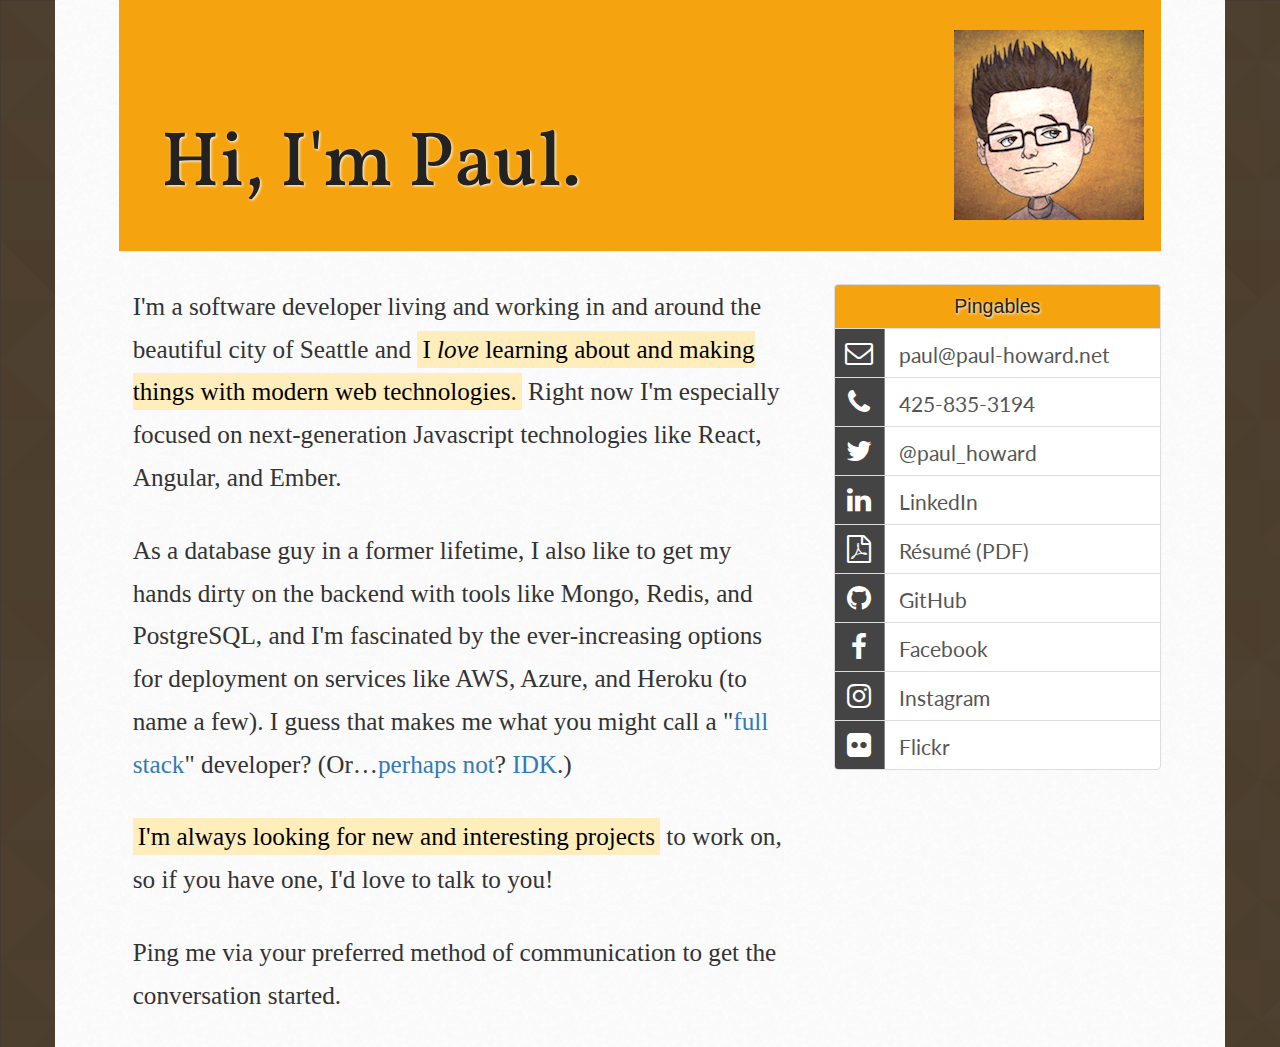
<file: index.html>
<!DOCTYPE html>
<html lang="en">

<head>
  <link href='http://fonts.googleapis.com/css?family=Lato|Vollkorn|Gentium+Book+Basic:400,400italic' rel='stylesheet' type='text/css'>
  <meta charset="UTF-8">
  <title>Paul Howard | Full-Stack Developer</title>
  <meta name="description" content="I'm a full-stack web developer specializing in modern Javascript frameworks (Node, Express, Angular, Ember, React). Actively seeking employment in Seattle or Los Angeles.">
  <link rel="shortcut icon" href="favicon.ico"/>
  <link href="https://maxcdn.bootstrapcdn.com/bootstrap/3.3.4/css/bootstrap.min.css" rel="stylesheet">
  <link href="https://maxcdn.bootstrapcdn.com/font-awesome/4.3.0/css/font-awesome.min.css" rel="stylesheet">
  <link rel="stylesheet" href="styles/main.css">
  <meta name="viewport" content="width=device-width, initial-scale=1">
  <meta name="format-detection" content="telephone=no">
  <meta http-equiv="X-UA-Compatible" content="IE=edge" />
  <!--[if lt IE 9]><script src="http://html5shim.googlecode.com/svn/trunk/html5.js"></script><![endif]-->
</head>

<body>
  <div class="container">
    <div class="page-header">
      <h1 data-toggle="tooltip" title="Some tooltip text!">Hi, I'm Paul.</h1>
    </div>
    <div class="row full-height">
      <div class="col-xs-12 col-sm-8">
        <article>
          <p>I'm a software developer living and working in and around the
            beautiful city of Seattle and <mark>I <em>love</em> learning about
            and making things with modern web technologies.</mark> Right now
            I'm especially focused on next-generation Javascript technologies
            like React, Angular, and Ember.
          </p>

          <p>As a database guy in a former lifetime, I also like to get my
            hands dirty on the backend with tools like Mongo, Redis, and
            PostgreSQL, and I'm fascinated by the ever-increasing options for
            deployment on services like AWS, Azure, and Heroku (to name a few).
            I guess that makes me what you might call a
            "<a href="http://www.sitepoint.com/full-stack-developer/" target="_blank">full stack</a>"
            developer? (Or…<a href="http://andyshora.com/full-stack-developers.html" target="_blank">perhaps not</a>?
            <a href="http://radar.oreilly.com/2014/04/full-stack-developers.html" target="_blank">IDK</a>.)
          </p>

          <p><mark>I'm always looking for new and interesting projects</mark>
            to work on, so if you have one, I'd love to talk to you!</p>

          <p>Ping me via your preferred method of communication to get the
            conversation started.</p>
        </article>
      </div>

      <div class="col-xs-12 col-sm-4">

          <div class='list-group contact-list'>
            <a class='list-group-item list-group-heading text-center'>
              <span class=''>Pingables</span>
            </a>
            <a class='list-group-item' href="mailto://paul@paul-howard.net">
              <i class="fa fa-2x fa-inverse fa-envelope-o"></i>
              <span class='contact-label'>paul@paul-howard.net</span>
            </a>
            <a class='list-group-item' href="tel://425-835-3194">
              <i class="fa fa-2x fa-inverse fa-phone"></i>
              <span class='contact-label'>425-835-3194</span>
            </a>
            <a class='list-group-item' href="https://twitter.com/paul_howard" target="_blank">
              <i class="fa fa-2x fa-inverse fa-twitter"></i>
              <span class='contact-label'>@paul_howard</span>
            </a>
            <a class='list-group-item' href="https://www.linkedin.com/in/phoward8020" target="_blank">
              <i class="fa fa-2x fa-inverse fa-linkedin"></i>
              <span class='contact-label'>LinkedIn</span>
            </a>
            <a class='list-group-item' href="../docs/resume-paul-howard-2015.pdf" target="_blank">
              <i class="fa fa-2x fa-inverse fa-file-pdf-o"></i>
              <span class='contact-label'>Résumé (PDF)</span>
            </a>
            <a class='list-group-item' href="https://www.github.com/phoward8020" target="_blank">
              <i class="fa fa-2x fa-inverse fa-github"></i>
              <span class='contact-label'>GitHub</span>
            </a>
            <a class='list-group-item' href="https://www.facebook.com/phoward8020" target="_blank">
              <i class="fa fa-2x fa-inverse fa-facebook"></i>
              <span class='contact-label'>Facebook</span>
            </a>
            <a class='list-group-item' href="https://www.instagram.com/phoward8020" target="_blank">
              <i class="fa fa-2x fa-inverse fa-instagram"></i>
              <span class='contact-label'>Instagram</span>
            </a>
            <a class='list-group-item' href="https://www.flickr.com/photos/paul-howard" target="_blank">
              <i class="fa fa-2x fa-inverse fa-flickr"></i>
              <span class='contact-label'>Flickr</span>
            </a>
          </div>
      </div>
    </div>
  </div>
<!--
  <script src="https://ajax.googleapis.com/ajax/libs/jquery/1.11.2/jquery.min.js"></script>
  <script src="https://maxcdn.bootstrapcdn.com/bootstrap/3.3.4/js/bootstrap.min.js"></script>
-->
  <script>
    (function(i,s,o,g,r,a,m){i['GoogleAnalyticsObject']=r;i[r]=i[r]||function(){
    (i[r].q=i[r].q||[]).push(arguments)},i[r].l=1*new Date();a=s.createElement(o),
    m=s.getElementsByTagName(o)[0];a.async=1;a.src=g;m.parentNode.insertBefore(a,m)
    })(window,document,'script','//www.google-analytics.com/analytics.js','ga');
    ga('create', 'UA-42853900-3', 'auto');
    ga('send', 'pageview');
  </script>

</body>

</html>
</file>
<file: styles/main.css>
html, body {
  height: 100%;
}

body {
  background: url('../images/brown-background.png');
  padding: 0;
  margin: 0;
}
.container {
  background: url('../images/paper-pattern.png');
  min-height: 100%;
  overflow: auto;
  padding: 0 5%;
}
.page-header {
  background: url("../images/avatar.png");
  background-color: #F5A30E;
  background-position: 98%;
  background-origin: padding-box;
  background-repeat: no-repeat;
  overflow: hidden;
  margin: 0;
  padding: 10% 0 4% 4%;
}
h1 {
  font-family: 'Vollkorn', serif;
  font-size: 7vmax;
  margin-bottom: 0;
  color: #222;
  text-shadow: 1px 1px 3px white;
}
article {
  margin-top: 5%;
  padding: 0 2% 0 2%;
  font-family: 'Gentium Book Basic', serif;
  font-size: 3.4vmax;
}
p {
  line-height: 1.7;
  padding-bottom: 3%;
  -webkit-hyphens: auto;
  -moz-hyphens: auto;
  -epub-hyphens: auto;
  -ms-hyphens: auto;
  -o-hyphens: auto;
  hyphens: auto;
}
mark {
  background-color: #ffeebc;
}
.contact-list {
  margin-top: 10%;
}
.contact-list .list-group-heading {
  background: #F5A30E;
  color: #222;
  font-size: 1.4em;
  text-shadow: 1px 1px 3px #fff;
  padding: 20px;
  line-height: 2.2;
}
a.list-group-item.list-group-heading:hover {
  background: #F5A30E;
}
.contact-list .list-group-item {
  padding: 0;
  white-space: nowrap;
  overflow: scroll;
}
.contact-list i {
  background: #444;
  width: 50px;
  text-align: center;
  border-right: 1px solid #888;
  padding: 10px 10px 10px 10px;
}
.contact-label {
  margin-left: 10px;
  font-family: 'Lato', sans-serif;
  font-size: 1.5em;
  line-height: 1.5;
}
/* MEDIA QUERIES */
/* Extra-Small */
@media (max-width: 767px) {
  .page-header {
    background-image: none;
  }
}

/* Small */
@media (min-width: 768px) and (max-width: 991px) {
  .page-header {
    background-image: none;
  }
}

/* Medium */
@media (min-width: 992px) and (max-width: 1199px) {
  article {
    font-size: 1.8em;
  }
  .contact-label {
    font-size: 1.3em;
    line-height: 1.5;
  }
}

/* Large */
@media (min-width: 1200px) {
  h1 {
    font-size: 5.5em;
  }
  article {
    font-size: 1.8em;
  }
}
</file>
